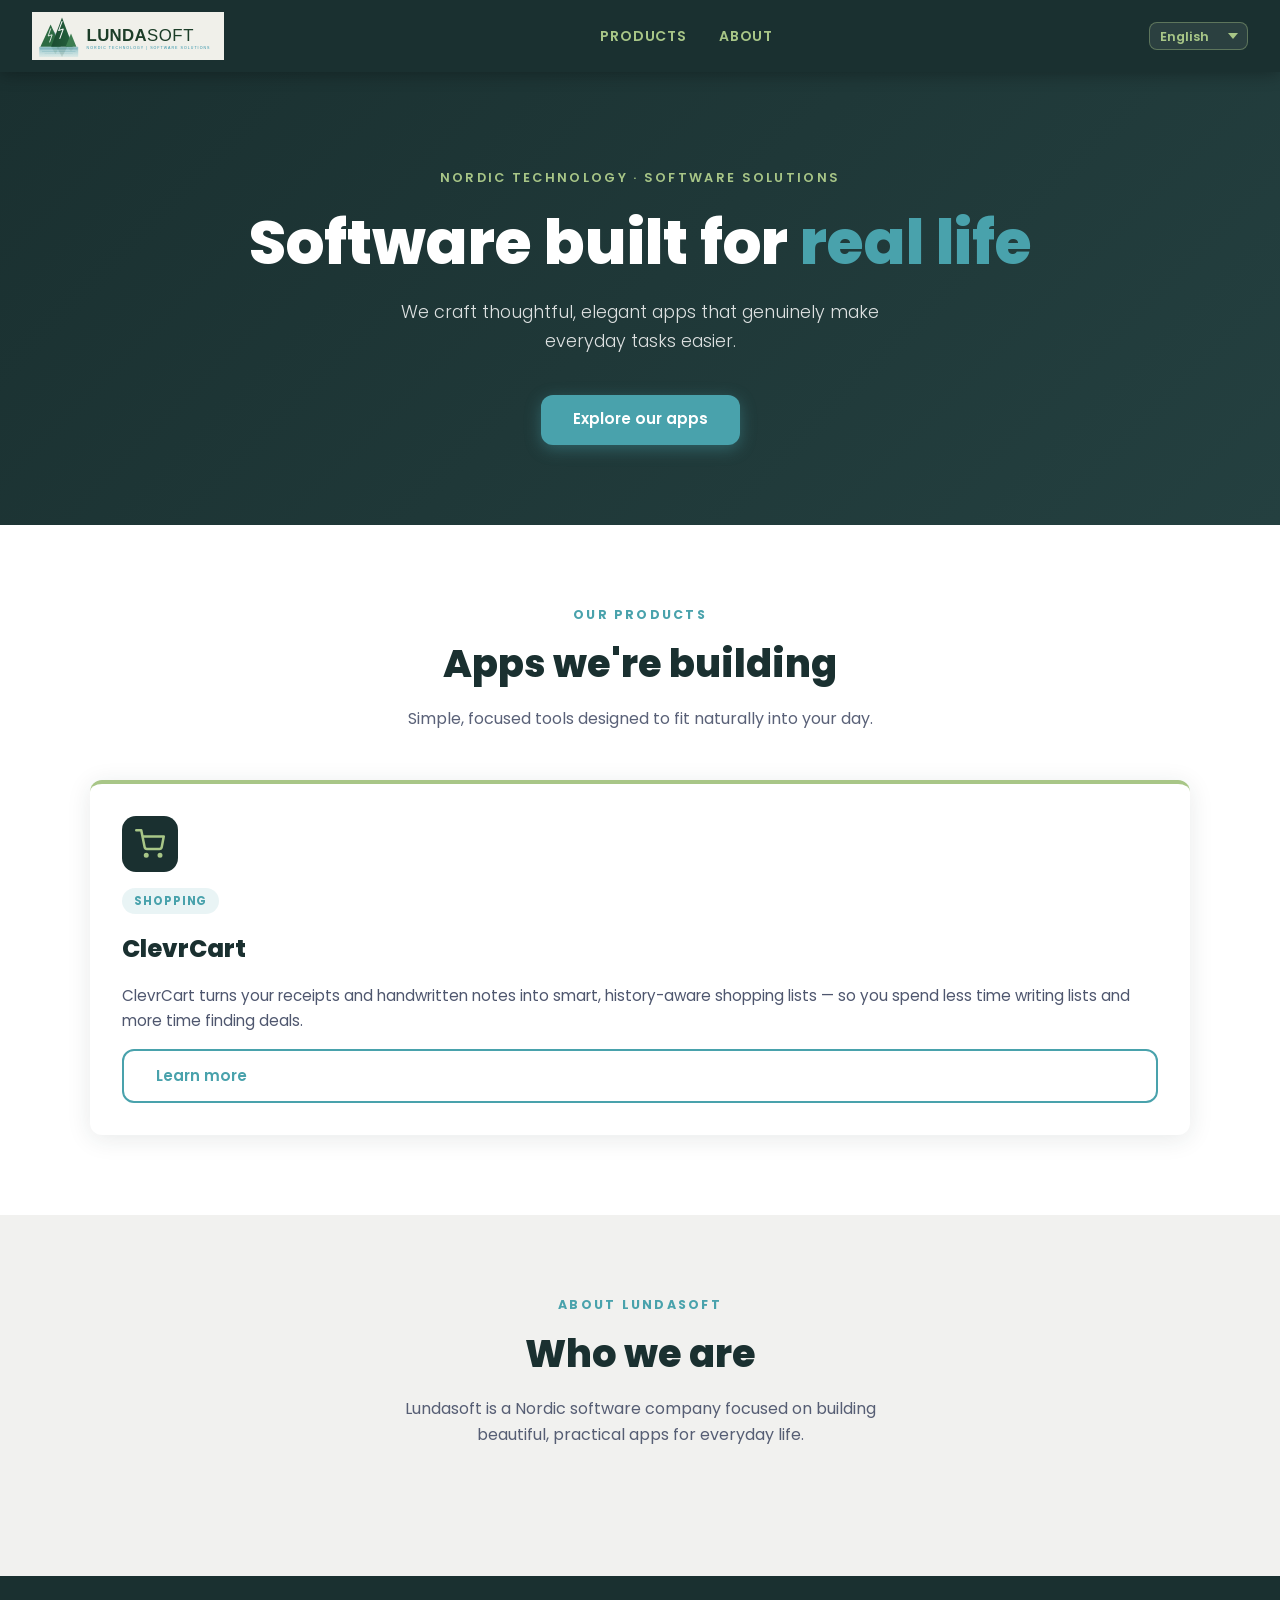
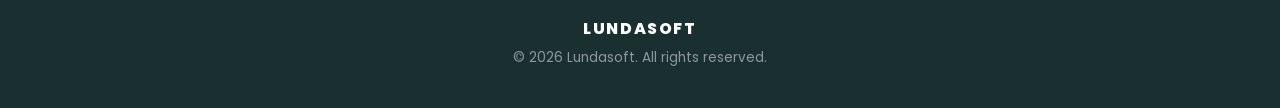
<file: index.html>
<!DOCTYPE html>
<html lang="en">
<head>
  <meta charset="UTF-8" />
  <meta name="viewport" content="width=device-width, initial-scale=1.0" />
  <meta name="description" content="Lundasoft – Nordic Technology. Software Solutions." />
  <title>Lundasoft</title>
  <link rel="stylesheet" href="css/style.css" />
</head>
<body>

  <!-- ── Navbar ──────────────────────────────────────────────── -->
  <header>
    <nav class="navbar">
      <a class="navbar__logo" href="/">
        <img src="assets/images/lundasoft_logo.svg" alt="Lundasoft" />
      </a>
      <ul class="navbar__links">
        <li><a href="#products" data-i18n="nav.products">Products</a></li>
        <li><a href="#about" data-i18n="nav.about">About</a></li>
      </ul>
      <div class="lang-switcher" aria-label="Language selector">
        <select class="lang-select" aria-label="Select language">
          <option value="en">English</option>
          <option value="fi">Suomi</option>
          <option value="sv">Svenska</option>
          <option value="da">Dansk</option>
          <option value="de">Deutsch</option>
          <option value="fr">Français</option>
        </select>
      </div>
    </nav>
  </header>

  <!-- ── Hero ────────────────────────────────────────────────── -->
  <section class="hero">
    <p class="hero__eyebrow" data-i18n="hero.eyebrow">Nordic Technology · Software Solutions</p>
    <h1 class="hero__title" data-i18n="hero.title">Software built for <span>real life</span></h1>
    <p class="hero__subtitle" data-i18n="hero.subtitle">We craft thoughtful, elegant apps that genuinely make everyday tasks easier.</p>
    <a href="#products" class="btn btn--primary" data-i18n="hero.cta">Explore our apps</a>
  </section>

  <!-- ── Products ────────────────────────────────────────────── -->
  <section class="section section--alt" id="products">
    <div class="section__header">
      <p class="section__eyebrow" data-i18n="products.eyebrow">Our Products</p>
      <h2 class="section__title" data-i18n="products.title">Apps we're building</h2>
      <p class="section__lead" data-i18n="products.lead">Simple, focused tools designed to fit naturally into your day.</p>
    </div>
    <div class="apps-grid">

      <!-- ClevrCart card -->
      <article class="app-card">
        <div class="app-card__icon" aria-hidden="true">
          <!-- Shopping cart icon (inline SVG – no external dependency) -->
          <svg viewBox="0 0 24 24" fill="none" stroke="#A8C687" stroke-width="2" stroke-linecap="round" stroke-linejoin="round">
            <circle cx="9" cy="21" r="1"/><circle cx="20" cy="21" r="1"/>
            <path d="M1 1h4l2.68 13.39a2 2 0 0 0 2 1.61h9.72a2 2 0 0 0 2-1.61L23 6H6"/>
          </svg>
        </div>
        <span class="app-card__tag" data-i18n="clevrcart.tag">Shopping</span>
        <h3 class="app-card__name">ClevrCart</h3>
        <p class="app-card__desc" data-i18n="clevrcart.desc">ClevrCart turns your receipts and handwritten notes into smart, history-aware shopping lists — so you spend less time writing lists and more time finding deals.</p>
        <a href="products/clevrcart/" class="btn btn--outline" data-i18n="clevrcart.cta">Learn more</a>
      </article>

      <!-- ── Add more product cards here ──
      <article class="app-card">
        <div class="app-card__icon" aria-hidden="true">
          <svg>…</svg>
        </div>
        <span class="app-card__tag">Category</span>
        <h3 class="app-card__name">App Name</h3>
        <p class="app-card__desc">Description…</p>
        <a href="products/appname/" class="btn btn--outline">Learn more</a>
      </article>
      ── -->

    </div>
  </section>

  <!-- ── About ────────────────────────────────────────────────── -->
  <section class="section" id="about">
    <div class="section__header">
      <p class="section__eyebrow" data-i18n="about.eyebrow">About Lundasoft</p>
      <h2 class="section__title" data-i18n="about.title">Who we are</h2>
      <p class="section__lead" data-i18n="about.lead">Lundasoft is a Nordic software company focused on building beautiful, practical apps for everyday life.</p>
    </div>
  </section>

  <!-- ── Footer ───────────────────────────────────────────────── -->
  <footer class="footer">
    <p class="footer__brand">LUNDASOFT</p>
    <p data-i18n="footer.copy">© 2026 Lundasoft. All rights reserved.</p>
  </footer>

  <script src="js/i18n.js"></script>
</body>
</html>
</file>
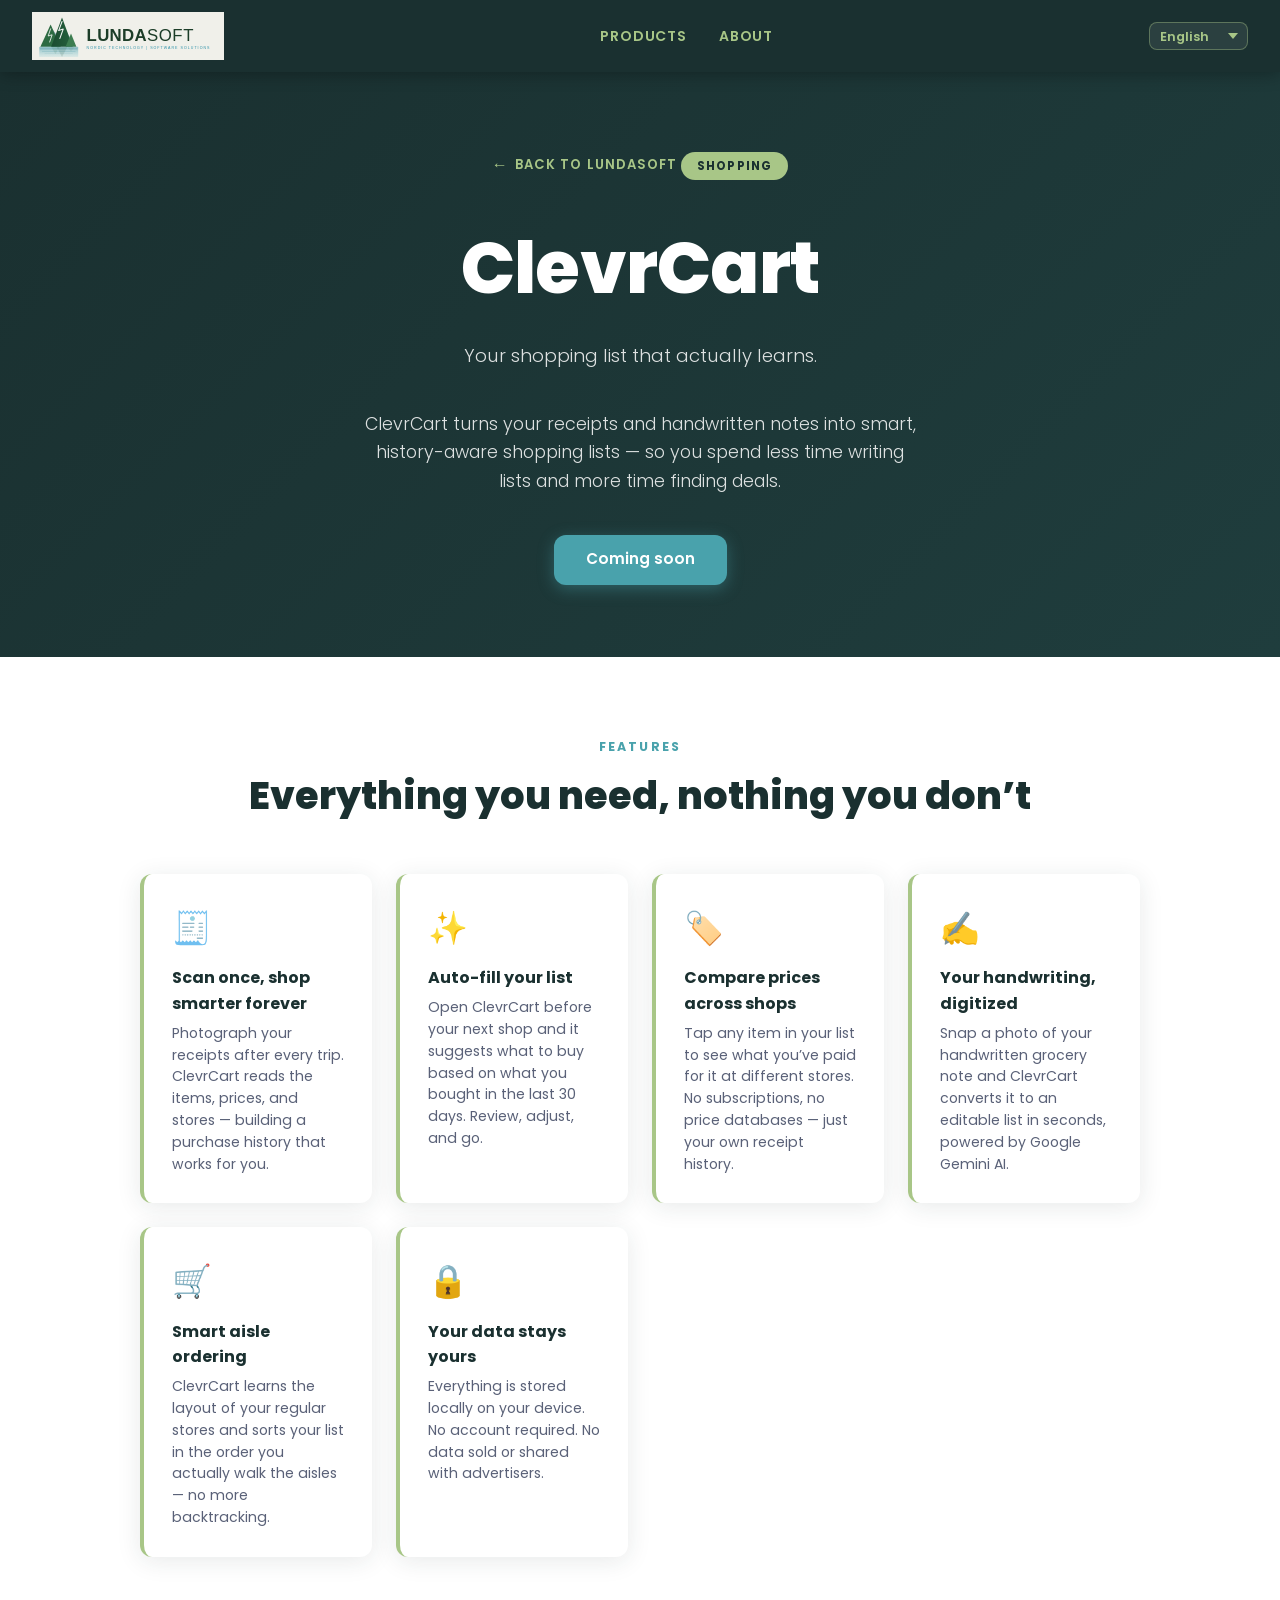
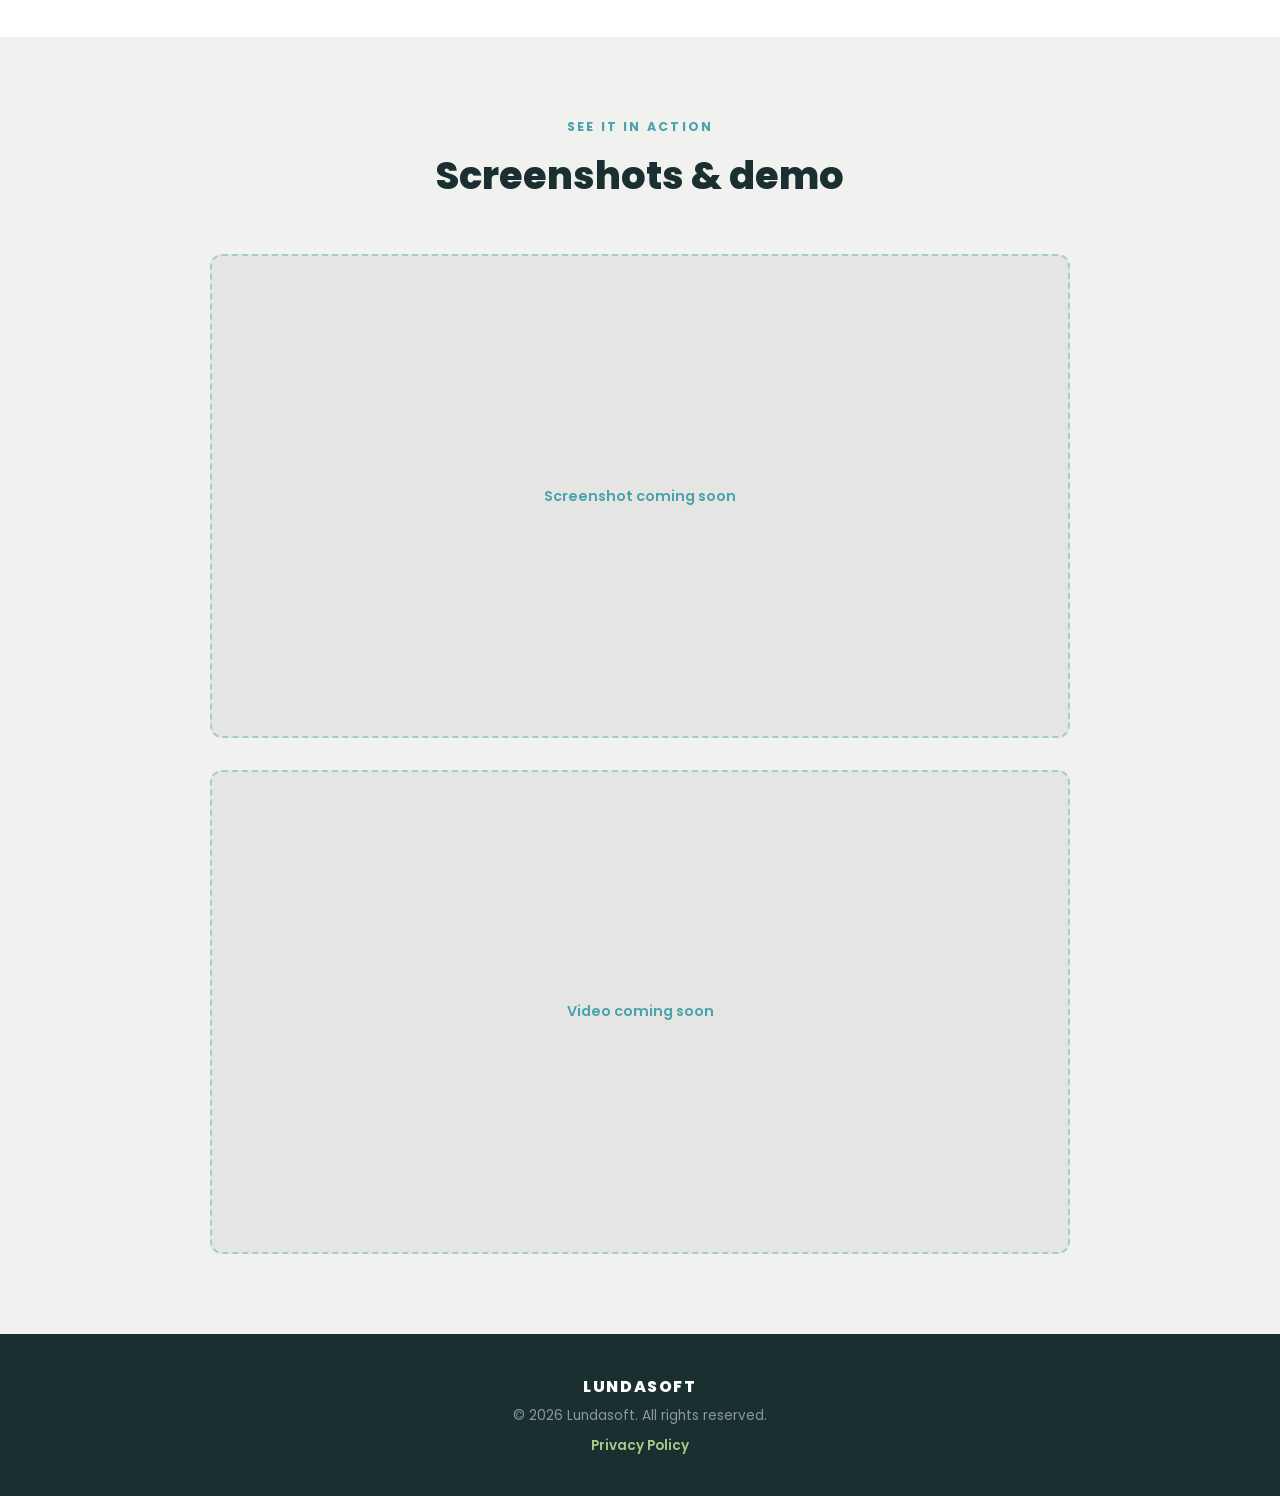
<file: products/clevrcart/index.html>
<!DOCTYPE html>
<html lang="en">
<head>
  <meta charset="UTF-8" />
  <meta name="viewport" content="width=device-width, initial-scale=1.0" />
  <meta name="description" content="ClevrCart – Your shopping list that actually learns. Scan receipts, auto-fill lists, compare prices. By Lundasoft." />
  <title>ClevrCart – Lundasoft</title>
  <link rel="stylesheet" href="../../css/style.css" />
</head>
<body>

  <!-- ── Navbar ──────────────────────────────────────────────── -->
  <header>
    <nav class="navbar">
      <a class="navbar__logo" href="../../">
        <img src="../../assets/images/lundasoft_logo.svg" alt="Lundasoft" />
      </a>
      <ul class="navbar__links">
        <li><a href="../../#products" data-i18n="nav.products">Products</a></li>
        <li><a href="../../#about" data-i18n="nav.about">About</a></li>
      </ul>
      <div class="lang-switcher" aria-label="Language selector">
        <select class="lang-select" aria-label="Select language">
          <option value="en">English</option>
          <option value="fi">Suomi</option>
          <option value="sv">Svenska</option>
          <option value="da">Dansk</option>
          <option value="de">Deutsch</option>
          <option value="fr">Français</option>
        </select>
      </div>
    </nav>
  </header>

  <!-- ── Product Hero ────────────────────────────────────────── -->
  <section class="product-hero">
    <a href="../../" class="product-hero__back" data-i18n="clevrcart_page.back">Back to Lundasoft</a>
    <div class="product-hero__badge" data-i18n="clevrcart.tag">Shopping</div>
    <h1 class="product-hero__title">ClevrCart</h1>
    <p class="product-hero__tagline" data-i18n="clevrcart_page.tagline">Your shopping list that actually learns.</p>
    <p class="hero__subtitle" data-i18n="clevrcart_page.subtitle">ClevrCart turns your receipts and handwritten notes into smart, history-aware shopping lists — so you spend less time writing lists and more time finding deals.</p>
    <a href="#" class="btn btn--primary" data-i18n="clevrcart_page.store_cta">Coming soon</a>
  </section>

  <!-- ── Features ────────────────────────────────────────────── -->
  <section class="section section--alt" id="features">
    <div class="section__header">
      <p class="section__eyebrow" data-i18n="clevrcart_page.features_eyebrow">Features</p>
      <h2 class="section__title" data-i18n="clevrcart_page.features_title">Everything you need, nothing you don't</h2>
    </div>
    <div class="features-grid">

      <div class="feature-card">
        <div class="feature-card__icon" aria-hidden="true">🧾</div>
        <h3 class="feature-card__title" data-i18n="clevrcart_page.feat1_title">Scan once, shop smarter forever</h3>
        <p class="feature-card__desc" data-i18n="clevrcart_page.feat1_desc">Photograph your receipts after every trip. ClevrCart reads the items, prices, and stores — building a purchase history that works for you.</p>
      </div>

      <div class="feature-card">
        <div class="feature-card__icon" aria-hidden="true">✨</div>
        <h3 class="feature-card__title" data-i18n="clevrcart_page.feat2_title">Auto-fill your list</h3>
        <p class="feature-card__desc" data-i18n="clevrcart_page.feat2_desc">Open ClevrCart before your next shop and it suggests what to buy based on what you bought in the last 30 days. Review, adjust, and go.</p>
      </div>

      <div class="feature-card">
        <div class="feature-card__icon" aria-hidden="true">🏷️</div>
        <h3 class="feature-card__title" data-i18n="clevrcart_page.feat3_title">Compare prices across shops</h3>
        <p class="feature-card__desc" data-i18n="clevrcart_page.feat3_desc">Tap any item in your list to see what you've paid for it at different stores. No subscriptions, no price databases — just your own receipt history.</p>
      </div>

      <div class="feature-card">
        <div class="feature-card__icon" aria-hidden="true">✍️</div>
        <h3 class="feature-card__title" data-i18n="clevrcart_page.feat4_title">Your handwriting, digitized</h3>
        <p class="feature-card__desc" data-i18n="clevrcart_page.feat4_desc">Snap a photo of your handwritten grocery note and ClevrCart converts it to an editable list in seconds, powered by Google Gemini AI.</p>
      </div>

      <div class="feature-card">
        <div class="feature-card__icon" aria-hidden="true">🛒</div>
        <h3 class="feature-card__title" data-i18n="clevrcart_page.feat5_title">Smart aisle ordering</h3>
        <p class="feature-card__desc" data-i18n="clevrcart_page.feat5_desc">ClevrCart learns the layout of your regular stores and sorts your list in the order you actually walk the aisles — no more backtracking.</p>
      </div>

      <div class="feature-card">
        <div class="feature-card__icon" aria-hidden="true">🔒</div>
        <h3 class="feature-card__title" data-i18n="clevrcart_page.feat6_title">Your data stays yours</h3>
        <p class="feature-card__desc" data-i18n="clevrcart_page.feat6_desc">Everything is stored locally on your device. No account required. No data sold or shared with advertisers.</p>
      </div>

    </div>
  </section>

  <!-- ── Screenshots / Video ─────────────────────────────────── -->
  <!-- Replace the placeholder divs below with real <img> or <video> tags when ready.
       Images  → drop in assets/images/clevrcart/
       Videos  → drop in assets/videos/clevrcart/

       Example image:
         <div class="app-image">
           <img src="../../assets/images/clevrcart/screenshot-home.png" alt="ClevrCart home screen" />
         </div>

       Example video:
         <div class="app-video">
           <video controls poster="../../assets/images/clevrcart/poster.jpg">
             <source src="../../assets/videos/clevrcart/demo.mp4" type="video/mp4" />
           </video>
         </div>
  -->
  <section class="section">
    <div class="section__header">
      <p class="section__eyebrow" data-i18n="clevrcart_page.media_eyebrow">See it in action</p>
      <h2 class="section__title" data-i18n="clevrcart_page.media_title">Screenshots &amp; demo</h2>
    </div>
    <div class="media-placeholder">
      <div class="app-image" data-i18n="clevrcart_page.img_placeholder">Screenshot coming soon</div>
      <div class="app-video" data-i18n="clevrcart_page.video_placeholder">Video coming soon</div>
    </div>
  </section>

  <!-- ── Footer ───────────────────────────────────────────────── -->
  <footer class="footer">
    <p class="footer__brand">LUNDASOFT</p>
    <p data-i18n="footer.copy">© 2026 Lundasoft. All rights reserved.</p>
    <p style="margin-top:0.5rem;"><a href="privacy.html">Privacy Policy</a></p>
  </footer>

  <script src="../../js/i18n.js"></script>
</body>
</html>
</file>
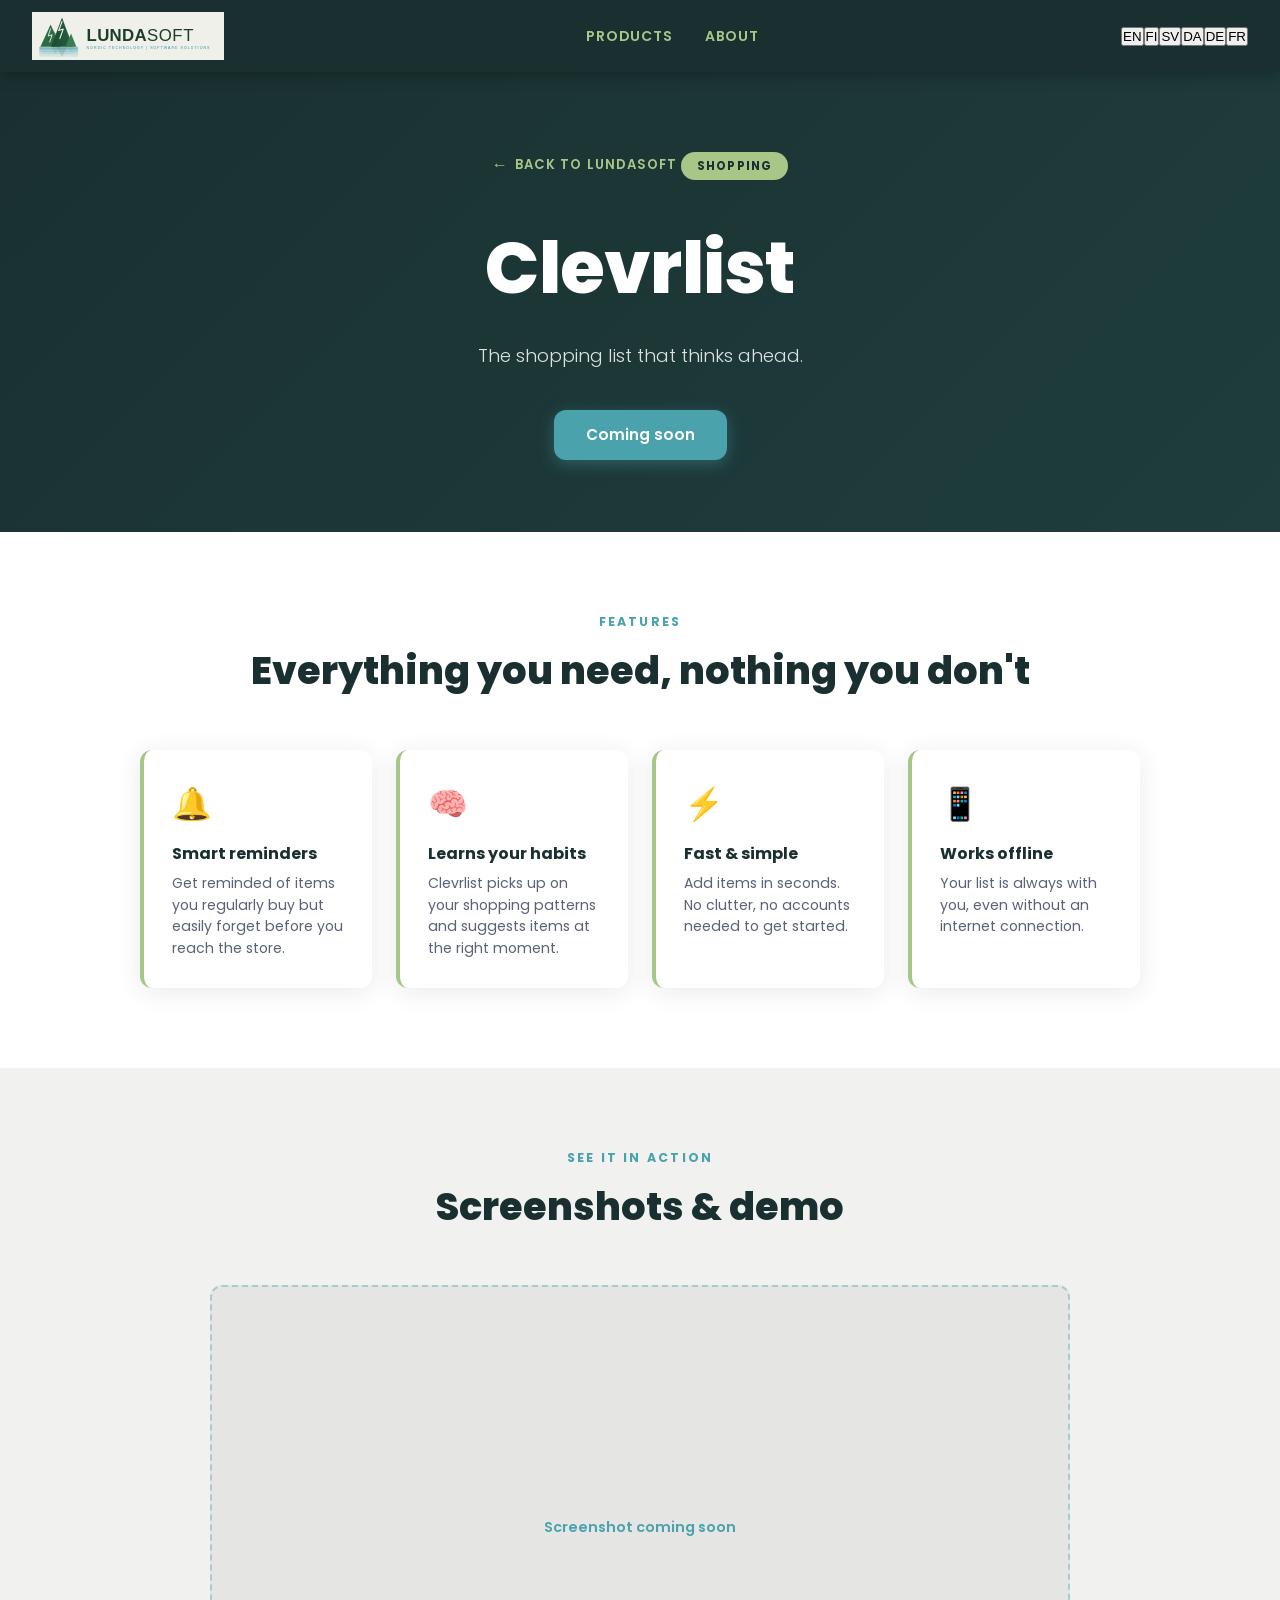
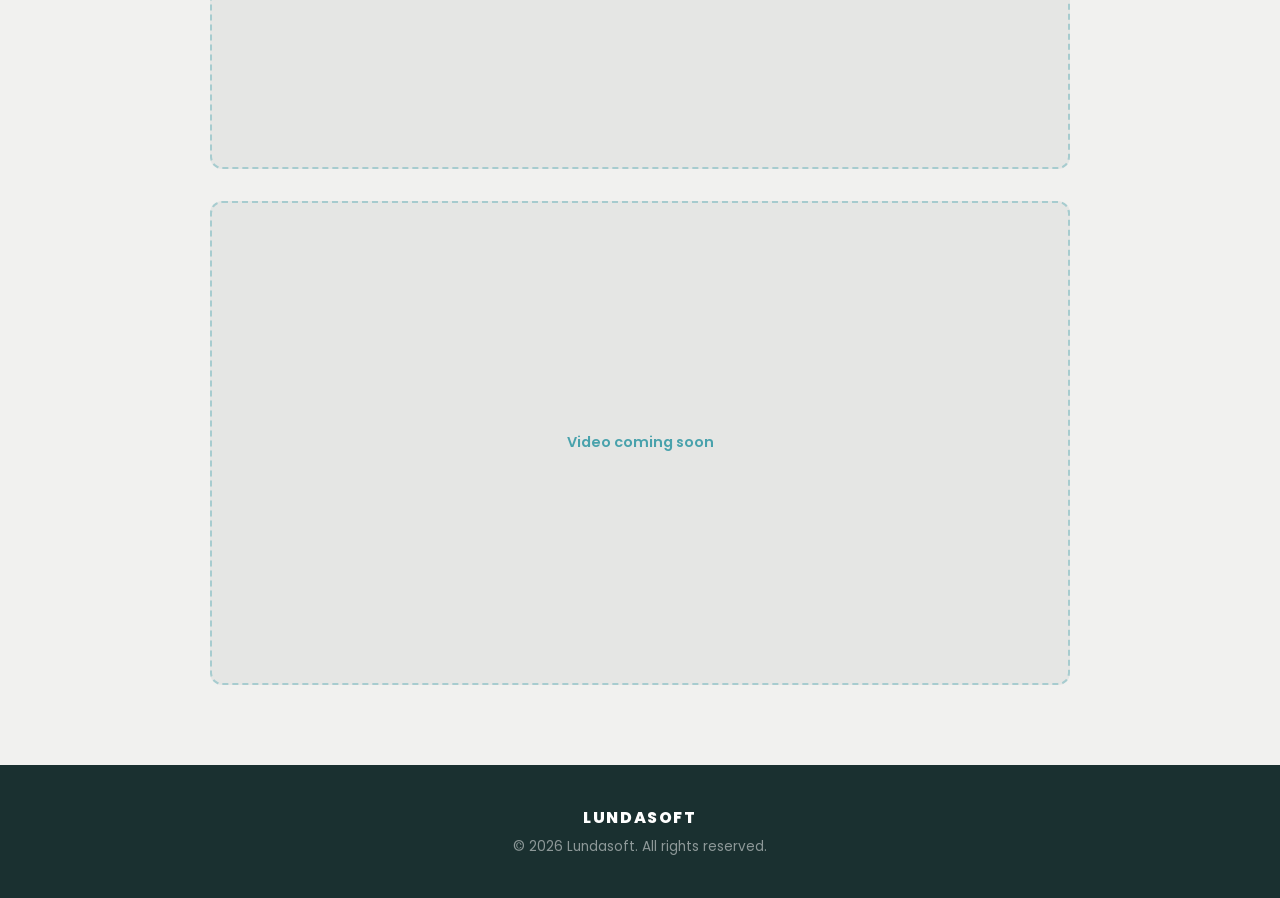
<file: products/clevrlist/index.html>
<!DOCTYPE html>
<html lang="en">
<head>
  <meta charset="UTF-8" />
  <meta name="viewport" content="width=device-width, initial-scale=1.0" />
  <meta name="description" content="Clevrlist – A clever shopping list app by Lundasoft." />
  <title>Clevrlist – Lundasoft</title>
  <link rel="stylesheet" href="../../css/style.css" />
</head>
<body>

  <!-- ── Navbar ──────────────────────────────────────────────── -->
  <header>
    <nav class="navbar">
      <a class="navbar__logo" href="../../">
        <img src="../../assets/images/lundasoft_logo.svg" alt="Lundasoft" />
      </a>
      <ul class="navbar__links">
        <li><a href="../../#products" data-i18n="nav.products">Products</a></li>
        <li><a href="../../#about" data-i18n="nav.about">About</a></li>
      </ul>
      <div class="lang-switcher" aria-label="Language selector">
        <button class="lang-btn" data-lang="en"  aria-label="English">EN</button>
        <button class="lang-btn" data-lang="fi"  aria-label="Finnish">FI</button>
        <button class="lang-btn" data-lang="sv"  aria-label="Swedish">SV</button>
        <button class="lang-btn" data-lang="da"  aria-label="Danish">DA</button>
        <button class="lang-btn" data-lang="de"  aria-label="German">DE</button>
        <button class="lang-btn" data-lang="fr"  aria-label="French">FR</button>
      </div>
    </nav>
  </header>

  <!-- ── Product Hero ────────────────────────────────────────── -->
  <section class="product-hero">
    <a href="../../" class="product-hero__back" data-i18n="clevrlist_page.back">Back to Lundasoft</a>
    <div class="product-hero__badge" data-i18n="clevrlist.tag">Shopping</div>
    <h1 class="product-hero__title">Clevrlist</h1>
    <p class="product-hero__tagline" data-i18n="clevrlist_page.tagline">The shopping list that thinks ahead.</p>
    <a href="#" class="btn btn--primary" data-i18n="clevrlist_page.store_cta">Coming soon</a>
  </section>

  <!-- ── Features ────────────────────────────────────────────── -->
  <section class="section section--alt" id="features">
    <div class="section__header">
      <p class="section__eyebrow" data-i18n="clevrlist_page.features_eyebrow">Features</p>
      <h2 class="section__title" data-i18n="clevrlist_page.features_title">Everything you need, nothing you don't</h2>
    </div>
    <div class="features-grid">

      <div class="feature-card">
        <div class="feature-card__icon" aria-hidden="true">🔔</div>
        <h3 class="feature-card__title" data-i18n="clevrlist_page.feat1_title">Smart reminders</h3>
        <p class="feature-card__desc" data-i18n="clevrlist_page.feat1_desc">Get reminded of items you regularly buy but easily forget before you reach the store.</p>
      </div>

      <div class="feature-card">
        <div class="feature-card__icon" aria-hidden="true">🧠</div>
        <h3 class="feature-card__title" data-i18n="clevrlist_page.feat2_title">Learns your habits</h3>
        <p class="feature-card__desc" data-i18n="clevrlist_page.feat2_desc">Clevrlist picks up on your shopping patterns and suggests items at the right moment.</p>
      </div>

      <div class="feature-card">
        <div class="feature-card__icon" aria-hidden="true">⚡</div>
        <h3 class="feature-card__title" data-i18n="clevrlist_page.feat3_title">Fast & simple</h3>
        <p class="feature-card__desc" data-i18n="clevrlist_page.feat3_desc">Add items in seconds. No clutter, no accounts needed to get started.</p>
      </div>

      <div class="feature-card">
        <div class="feature-card__icon" aria-hidden="true">📱</div>
        <h3 class="feature-card__title" data-i18n="clevrlist_page.feat4_title">Works offline</h3>
        <p class="feature-card__desc" data-i18n="clevrlist_page.feat4_desc">Your list is always with you, even without an internet connection.</p>
      </div>

    </div>
  </section>

  <!-- ── Screenshots / Video ─────────────────────────────────── -->
  <!-- Replace the placeholder divs below with real <img> or <video> tags when ready.
       Images  → drop in assets/images/clevrlist/
       Videos  → drop in assets/videos/clevrlist/

       Example image:
         <div class="app-image">
           <img src="../../assets/images/clevrlist/screenshot-home.png" alt="Clevrlist home screen" />
         </div>

       Example video:
         <div class="app-video">
           <video controls poster="../../assets/images/clevrlist/poster.jpg">
             <source src="../../assets/videos/clevrlist/demo.mp4" type="video/mp4" />
           </video>
         </div>
  -->
  <section class="section">
    <div class="section__header">
      <p class="section__eyebrow" data-i18n="clevrlist_page.media_eyebrow">See it in action</p>
      <h2 class="section__title" data-i18n="clevrlist_page.media_title">Screenshots &amp; demo</h2>
    </div>
    <div class="media-placeholder">
      <div class="app-image" data-i18n="clevrlist_page.img_placeholder">Screenshot coming soon</div>
      <div class="app-video" data-i18n="clevrlist_page.video_placeholder">Video coming soon</div>
    </div>
  </section>

  <!-- ── Footer ───────────────────────────────────────────────── -->
  <footer class="footer">
    <p class="footer__brand">LUNDASOFT</p>
    <p data-i18n="footer.copy">© 2026 Lundasoft. All rights reserved.</p>
  </footer>

  <script src="../../js/i18n.js"></script>
</body>
</html>
</file>
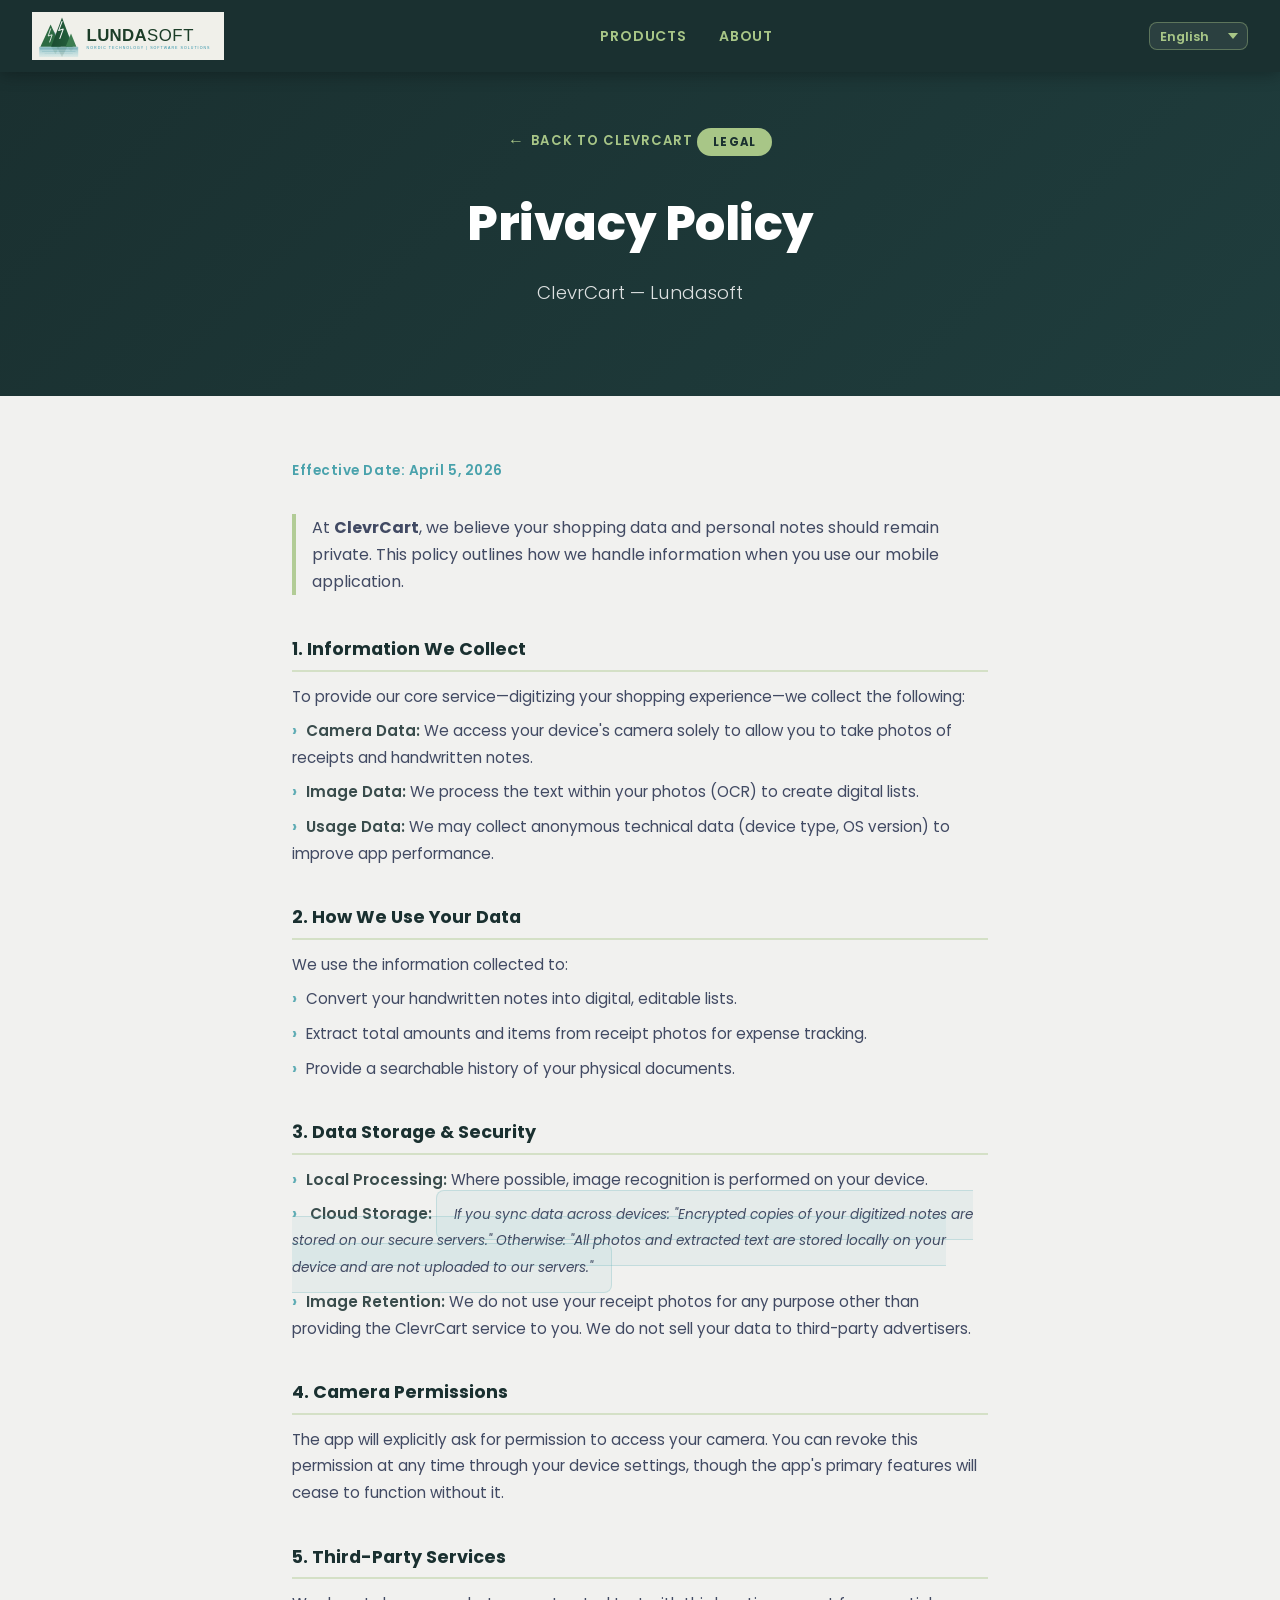
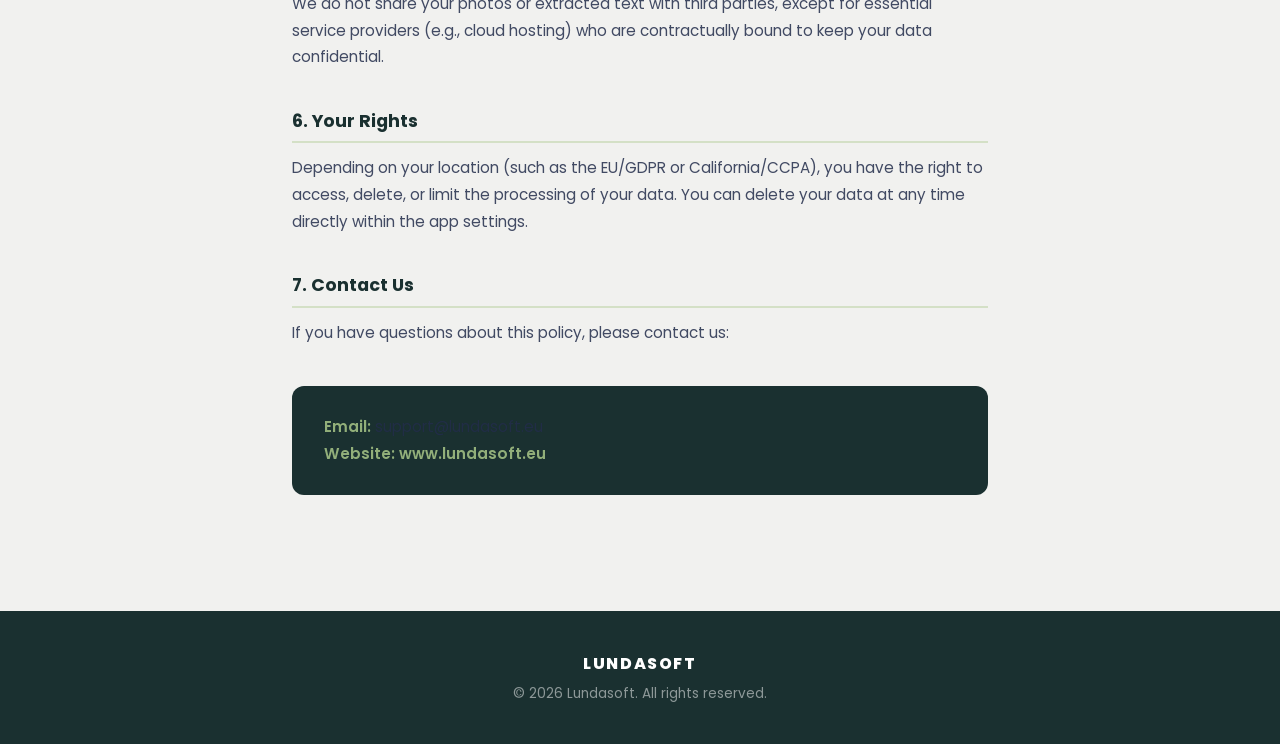
<file: products/clevrcart/privacy.html>
<!DOCTYPE html>
<html lang="en">
<head>
  <meta charset="UTF-8" />
  <meta name="viewport" content="width=device-width, initial-scale=1.0" />
  <meta name="description" content="ClevrCart Privacy Policy – How Lundasoft handles your data." />
  <title>Privacy Policy – ClevrCart</title>
  <link rel="stylesheet" href="../../css/style.css" />
  <style>
    /* ── Privacy page specific styles ─────────────────────── */
    .policy-wrap {
      max-width: 760px;
      margin: 0 auto;
      padding: 4rem 2rem 5rem;
    }

    .policy-wrap h1 {
      font-size: clamp(1.8rem, 4vw, 2.6rem);
      font-weight: 800;
      color: var(--color-primary);
      margin-bottom: 0.4rem;
    }

    .policy-wrap .effective-date {
      font-size: 0.85rem;
      color: var(--color-secondary);
      font-weight: 600;
      margin-bottom: 2rem;
      letter-spacing: 0.04em;
    }

    .policy-wrap .intro {
      font-size: 1rem;
      color: var(--color-text);
      opacity: 0.85;
      margin-bottom: 2.5rem;
      line-height: 1.7;
      border-left: 4px solid var(--color-accent);
      padding-left: 1rem;
    }

    .policy-section {
      margin-bottom: 2.25rem;
    }

    .policy-section h2 {
      font-size: 1.1rem;
      font-weight: 700;
      color: var(--color-primary);
      margin-bottom: 0.75rem;
      padding-bottom: 0.4rem;
      border-bottom: 2px solid rgba(168, 198, 135, 0.4);
    }

    .policy-section p,
    .policy-section li {
      font-size: 0.95rem;
      color: var(--color-text);
      line-height: 1.75;
      opacity: 0.85;
    }

    .policy-section ul {
      list-style: none;
      padding: 0;
      margin: 0.5rem 0 0;
      display: flex;
      flex-direction: column;
      gap: 0.5rem;
    }

    .policy-section li::before {
      content: "›";
      color: var(--color-secondary);
      font-weight: 700;
      margin-right: 0.55rem;
    }

    .policy-section strong {
      color: var(--color-primary);
      font-weight: 600;
      opacity: 1;
    }

    .policy-section .note {
      font-size: 0.85rem;
      background-color: rgba(73, 162, 172, 0.08);
      border: 1px solid rgba(73, 162, 172, 0.25);
      border-radius: 8px;
      padding: 0.9rem 1.1rem;
      margin-top: 0.6rem;
      color: var(--color-text);
      line-height: 1.6;
    }

    /* ── Contact block ─────────────────────────────────────── */
    .contact-block {
      margin-top: 2.5rem;
      background-color: var(--color-primary);
      color: rgba(255,255,255,0.85);
      border-radius: 12px;
      padding: 1.75rem 2rem;
      line-height: 1.8;
    }

    .contact-block strong {
      color: var(--color-accent);
    }

    .contact-block a {
      color: var(--color-accent);
      font-weight: 600;
    }

    .contact-block a:hover {
      color: #fff;
    }

    /* ── Email obfuscation (CSS reversal trick) ────────────────
       The raw HTML contains the email written backwards.
       CSS flips it so humans read it correctly.
       Bots reading raw HTML see "ue.tfosadnul@troppus".
    ─────────────────────────────────────────────────────────── */
    .obf-email {
      display: inline-block;
      direction: rtl;
      unicode-bidi: bidi-override;
    }

    @media (max-width: 640px) {
      .policy-wrap {
        padding: 2.5rem 1.25rem 4rem;
      }
    }
  </style>
</head>
<body>

  <!-- ── Navbar ──────────────────────────────────────────────── -->
  <header>
    <nav class="navbar">
      <a class="navbar__logo" href="../../">
        <img src="../../assets/images/lundasoft_logo.svg" alt="Lundasoft" />
      </a>
      <ul class="navbar__links">
        <li><a href="../../#products" data-i18n="nav.products">Products</a></li>
        <li><a href="../../#about" data-i18n="nav.about">About</a></li>
      </ul>
      <div class="lang-switcher" aria-label="Language selector">
        <select class="lang-select" aria-label="Select language">
          <option value="en">English</option>
          <option value="fi">Suomi</option>
          <option value="sv">Svenska</option>
          <option value="da">Dansk</option>
          <option value="de">Deutsch</option>
          <option value="fr">Français</option>
        </select>
      </div>
    </nav>
  </header>

  <!-- ── Slim hero ────────────────────────────────────────────── -->
  <section class="product-hero" style="padding: 3.5rem 2rem 3rem;">
    <a href="../clevrcart/" class="product-hero__back">Back to ClevrCart</a>
    <div class="product-hero__badge">Legal</div>
    <h1 class="product-hero__title" style="font-size: clamp(2rem, 4vw, 3rem);">Privacy Policy</h1>
    <p class="product-hero__tagline">ClevrCart &mdash; Lundasoft</p>
  </section>

  <!-- ── Policy content ───────────────────────────────────────── -->
  <main>
    <div class="policy-wrap">

      <p class="effective-date">Effective Date: April 5, 2026</p>

      <p class="intro">
        At <strong>ClevrCart</strong>, we believe your shopping data and personal notes should remain
        private. This policy outlines how we handle information when you use our mobile application.
      </p>

      <!-- 1 -->
      <div class="policy-section">
        <h2>1. Information We Collect</h2>
        <p>To provide our core service—digitizing your shopping experience—we collect the following:</p>
        <ul>
          <li><strong>Camera Data:</strong> We access your device's camera solely to allow you to take photos of receipts and handwritten notes.</li>
          <li><strong>Image Data:</strong> We process the text within your photos (OCR) to create digital lists.</li>
          <li><strong>Usage Data:</strong> We may collect anonymous technical data (device type, OS version) to improve app performance.</li>
        </ul>
      </div>

      <!-- 2 -->
      <div class="policy-section">
        <h2>2. How We Use Your Data</h2>
        <p>We use the information collected to:</p>
        <ul>
          <li>Convert your handwritten notes into digital, editable lists.</li>
          <li>Extract total amounts and items from receipt photos for expense tracking.</li>
          <li>Provide a searchable history of your physical documents.</li>
        </ul>
      </div>

      <!-- 3 -->
      <div class="policy-section">
        <h2>3. Data Storage &amp; Security</h2>
        <ul>
          <li><strong>Local Processing:</strong> Where possible, image recognition is performed on your device.</li>
          <li>
            <strong>Cloud Storage:</strong>
            <span class="note">
              <em>If you sync data across devices: "Encrypted copies of your digitized notes are stored on our secure servers."
              Otherwise: "All photos and extracted text are stored locally on your device and are not uploaded to our servers."</em>
            </span>
          </li>
          <li><strong>Image Retention:</strong> We do not use your receipt photos for any purpose other than providing the ClevrCart service to you. We do not sell your data to third-party advertisers.</li>
        </ul>
      </div>

      <!-- 4 -->
      <div class="policy-section">
        <h2>4. Camera Permissions</h2>
        <p>
          The app will explicitly ask for permission to access your camera. You can revoke this
          permission at any time through your device settings, though the app's primary features
          will cease to function without it.
        </p>
      </div>

      <!-- 5 -->
      <div class="policy-section">
        <h2>5. Third-Party Services</h2>
        <p>
          We do not share your photos or extracted text with third parties, except for essential
          service providers (e.g., cloud hosting) who are contractually bound to keep your data
          confidential.
        </p>
      </div>

      <!-- 6 -->
      <div class="policy-section">
        <h2>6. Your Rights</h2>
        <p>
          Depending on your location (such as the EU/GDPR or California/CCPA), you have the right
          to access, delete, or limit the processing of your data. You can delete your data at any
          time directly within the app settings.
        </p>
      </div>

      <!-- 7 -->
      <div class="policy-section">
        <h2>7. Contact Us</h2>
        <p>If you have questions about this policy, please contact us:</p>
        <!-- Contact block with obfuscated email -->
        <div class="contact-block">
          <p>
            <strong>Email:</strong>
            <!--
              Email obfuscation: the text below is "support@lundasoft.eu" written backwards.
              CSS direction:rtl + unicode-bidi:bidi-override flips it visually for humans.
              Bots reading raw HTML see: ue.tfosadnul@troppus
            -->
            <span class="obf-email" aria-label="support at lundasoft dot eu">ue.tfosadnul@troppus</span>
          </p>
          <p>
            <strong>Website:</strong>
            <a href="https://www.lundasoft.eu" rel="noopener noreferrer">www.lundasoft.eu</a>
          </p>
        </div>
      </div>

    </div>
  </main>

  <!-- ── Footer ───────────────────────────────────────────────── -->
  <footer class="footer">
    <p class="footer__brand">LUNDASOFT</p>
    <p data-i18n="footer.copy">© 2026 Lundasoft. All rights reserved.</p>
  </footer>

  <script src="../../js/i18n.js"></script>
</body>
</html>
</file>
<file: css/style.css>
@import url('https://fonts.googleapis.com/css2?family=Poppins:wght@300;400;600;700;800&display=swap');

/* ─── Variables ─────────────────────────────────────────────── */
:root {
  --color-primary:   #1A3030;
  --color-secondary: #49A2AC;
  --color-accent:    #A8C687;
  --color-bg:        #F1F1EF;
  --color-text:      #232D4B;
  --color-white:     #FFFFFF;
  --radius:          12px;
  --shadow:          0 4px 24px rgba(26, 48, 48, 0.10);
  --transition:      0.25s ease;
}

/* ─── Reset ─────────────────────────────────────────────────── */
*, *::before, *::after {
  box-sizing: border-box;
  margin: 0;
  padding: 0;
}

body {
  font-family: 'Poppins', sans-serif;
  background-color: var(--color-bg);
  color: var(--color-text);
  line-height: 1.6;
}

img { max-width: 100%; display: block; }
a   { color: var(--color-secondary); text-decoration: none; }

/* ─── Navbar ─────────────────────────────────────────────────── */
.navbar {
  background-color: var(--color-primary);
  padding: 0 2rem;
  display: flex;
  align-items: center;
  justify-content: space-between;
  height: 72px;
  position: sticky;
  top: 0;
  z-index: 100;
  box-shadow: 0 2px 16px rgba(0, 0, 0, 0.3);
}

.navbar__logo img {
  height: 48px;
  width: auto;
}

.navbar__links {
  list-style: none;
  display: flex;
  gap: 2rem;
}

.navbar__links a {
  color: var(--color-accent);
  font-weight: 600;
  font-size: 0.875rem;
  letter-spacing: 0.06em;
  text-transform: uppercase;
  transition: color var(--transition);
}

.navbar__links a:hover {
  color: var(--color-white);
}

/* ─── Hero ───────────────────────────────────────────────────── */
.hero {
  background: linear-gradient(135deg, var(--color-primary) 0%, #244040 100%);
  color: var(--color-white);
  padding: 6rem 2rem 5rem;
  text-align: center;
}

.hero__eyebrow {
  font-size: 0.8rem;
  font-weight: 600;
  letter-spacing: 0.18em;
  text-transform: uppercase;
  color: var(--color-accent);
  margin-bottom: 1.25rem;
}

.hero__title {
  font-size: clamp(2.2rem, 5vw, 3.8rem);
  font-weight: 800;
  line-height: 1.15;
  margin-bottom: 1.25rem;
}

.hero__title span {
  color: var(--color-secondary);
}

.hero__subtitle {
  font-size: 1.1rem;
  font-weight: 300;
  max-width: 560px;
  margin: 0 auto 2.5rem;
  opacity: 0.85;
}

/* ─── Buttons ────────────────────────────────────────────────── */
.btn {
  display: inline-block;
  padding: 0.8rem 2rem;
  border-radius: var(--radius);
  font-family: 'Poppins', sans-serif;
  font-weight: 600;
  font-size: 0.95rem;
  transition: transform var(--transition), box-shadow var(--transition), background-color var(--transition);
  cursor: pointer;
  border: none;
}

.btn--primary {
  background-color: var(--color-secondary);
  color: var(--color-white);
  box-shadow: 0 4px 16px rgba(73, 162, 172, 0.4);
}

.btn--primary:hover {
  background-color: #3d8f99;
  transform: translateY(-2px);
  box-shadow: 0 8px 24px rgba(73, 162, 172, 0.55);
  color: var(--color-white);
}

.btn--outline {
  background-color: transparent;
  color: var(--color-secondary);
  border: 2px solid var(--color-secondary);
}

.btn--outline:hover {
  background-color: var(--color-secondary);
  color: var(--color-white);
  transform: translateY(-2px);
}

/* ─── Sections ───────────────────────────────────────────────── */
.section {
  padding: 5rem 2rem;
}

.section--alt {
  background-color: var(--color-white);
}

.section__header {
  text-align: center;
  margin-bottom: 3rem;
}

.section__eyebrow {
  font-size: 0.78rem;
  font-weight: 700;
  letter-spacing: 0.18em;
  text-transform: uppercase;
  color: var(--color-secondary);
  margin-bottom: 0.5rem;
}

.section__title {
  font-size: clamp(1.6rem, 3vw, 2.4rem);
  font-weight: 800;
  color: var(--color-primary);
}

.section__lead {
  font-size: 1rem;
  color: var(--color-text);
  max-width: 540px;
  margin: 0.75rem auto 0;
  opacity: 0.75;
}

/* ─── App Cards (main page products grid) ────────────────────── */
.apps-grid {
  display: grid;
  grid-template-columns: repeat(auto-fit, minmax(280px, 1fr));
  gap: 2rem;
  max-width: 1100px;
  margin: 0 auto;
}

.app-card {
  background: var(--color-white);
  border-radius: var(--radius);
  box-shadow: var(--shadow);
  padding: 2rem;
  display: flex;
  flex-direction: column;
  gap: 1rem;
  transition: transform var(--transition), box-shadow var(--transition);
  border-top: 4px solid var(--color-accent);
}

.app-card:hover {
  transform: translateY(-6px);
  box-shadow: 0 16px 48px rgba(26, 48, 48, 0.16);
}

.app-card__icon {
  width: 56px;
  height: 56px;
  background-color: var(--color-primary);
  border-radius: 14px;
  display: flex;
  align-items: center;
  justify-content: center;
}

.app-card__icon svg {
  width: 30px;
  height: 30px;
}

.app-card__tag {
  display: inline-block;
  background-color: rgba(73, 162, 172, 0.12);
  color: var(--color-secondary);
  font-size: 0.72rem;
  font-weight: 700;
  padding: 0.25rem 0.75rem;
  border-radius: 999px;
  text-transform: uppercase;
  letter-spacing: 0.08em;
  width: fit-content;
}

.app-card__name {
  font-size: 1.5rem;
  font-weight: 800;
  color: var(--color-primary);
}

.app-card__desc {
  font-size: 0.95rem;
  color: var(--color-text);
  opacity: 0.8;
  flex: 1;
}

/* ─── Product Page: Hero ─────────────────────────────────────── */
.product-hero {
  background: linear-gradient(135deg, var(--color-primary) 0%, #1f3d3d 100%);
  color: var(--color-white);
  padding: 5rem 2rem 4.5rem;
  text-align: center;
}

.product-hero__back {
  display: inline-flex;
  align-items: center;
  gap: 0.4rem;
  color: var(--color-accent);
  font-size: 0.82rem;
  font-weight: 600;
  letter-spacing: 0.08em;
  text-transform: uppercase;
  margin-bottom: 2rem;
  transition: color var(--transition);
}

.product-hero__back::before {
  content: "←";
  font-size: 1rem;
}

.product-hero__back:hover {
  color: var(--color-white);
}

.product-hero__badge {
  display: inline-block;
  background-color: var(--color-accent);
  color: var(--color-primary);
  font-size: 0.72rem;
  font-weight: 700;
  padding: 0.3rem 1rem;
  border-radius: 999px;
  text-transform: uppercase;
  letter-spacing: 0.1em;
  margin-bottom: 1.25rem;
}

.product-hero__title {
  font-size: clamp(2.8rem, 6vw, 4.5rem);
  font-weight: 800;
  margin-bottom: 1rem;
  letter-spacing: -0.01em;
}

.product-hero__tagline {
  font-size: 1.15rem;
  font-weight: 300;
  opacity: 0.85;
  max-width: 520px;
  margin: 0 auto 2.5rem;
}

/* ─── Features Grid ──────────────────────────────────────────── */
.features-grid {
  display: grid;
  grid-template-columns: repeat(auto-fit, minmax(230px, 1fr));
  gap: 1.5rem;
  max-width: 1000px;
  margin: 0 auto;
}

.feature-card {
  background: var(--color-white);
  border-radius: var(--radius);
  padding: 1.75rem;
  border-left: 4px solid var(--color-accent);
  box-shadow: var(--shadow);
  transition: transform var(--transition);
}

.feature-card:hover {
  transform: translateY(-4px);
}

.feature-card__icon {
  font-size: 2rem;
  margin-bottom: 0.75rem;
}

.feature-card__title {
  font-size: 1rem;
  font-weight: 700;
  color: var(--color-primary);
  margin-bottom: 0.4rem;
}

.feature-card__desc {
  font-size: 0.88rem;
  color: var(--color-text);
  opacity: 0.75;
  line-height: 1.55;
}

/* ─── Media Placeholders ─────────────────────────────────────── */
/* Drop in <img> or <video> inside these containers when ready  */
.media-placeholder {
  max-width: 860px;
  margin: 0 auto;
  display: grid;
  gap: 2rem;
}

.app-image {
  width: 100%;
  border-radius: var(--radius);
  overflow: hidden;
  background-color: rgba(26, 48, 48, 0.05);
  aspect-ratio: 16 / 9;
  display: flex;
  align-items: center;
  justify-content: center;
  color: var(--color-secondary);
  font-weight: 600;
  font-size: 0.9rem;
  border: 2px dashed rgba(73, 162, 172, 0.4);
}

.app-image img {
  width: 100%;
  height: 100%;
  object-fit: cover;
}

.app-video {
  width: 100%;
  border-radius: var(--radius);
  overflow: hidden;
  aspect-ratio: 16 / 9;
  background-color: rgba(26, 48, 48, 0.05);
  display: flex;
  align-items: center;
  justify-content: center;
  color: var(--color-secondary);
  font-weight: 600;
  font-size: 0.9rem;
  border: 2px dashed rgba(73, 162, 172, 0.4);
}

.app-video video {
  width: 100%;
  height: 100%;
  object-fit: cover;
}

/* ─── Footer ─────────────────────────────────────────────────── */
.footer {
  background-color: var(--color-primary);
  color: rgba(255, 255, 255, 0.5);
  text-align: center;
  padding: 2.5rem 2rem;
  font-size: 0.85rem;
}

.footer a {
  color: var(--color-accent);
  font-weight: 600;
}

.footer a:hover {
  color: var(--color-white);
}

.footer__brand {
  font-size: 1rem;
  font-weight: 800;
  color: var(--color-white);
  letter-spacing: 0.1em;
  margin-bottom: 0.35rem;
}

/* ─── Language Switcher ──────────────────────────────────────── */
.lang-switcher {
  display: flex;
  align-items: center;
}

.lang-select {
  background-color: rgba(255, 255, 255, 0.08);
  border: 1px solid rgba(168, 198, 135, 0.4);
  color: var(--color-accent);
  font-family: 'Poppins', sans-serif;
  font-size: 0.8rem;
  font-weight: 600;
  padding: 0.3rem 0.6rem;
  border-radius: 8px;
  cursor: pointer;
  outline: none;
  transition: background-color var(--transition), border-color var(--transition);
  appearance: none;
  -webkit-appearance: none;
  background-image: url("data:image/svg+xml,%3Csvg xmlns='http://www.w3.org/2000/svg' width='10' height='6'%3E%3Cpath d='M0 0l5 6 5-6z' fill='%23A8C687'/%3E%3C/svg%3E");
  background-repeat: no-repeat;
  background-position: right 0.55rem center;
  padding-right: 1.75rem;
}

.lang-select:hover,
.lang-select:focus {
  background-color: rgba(168, 198, 135, 0.15);
  border-color: var(--color-accent);
}

.lang-select option {
  background-color: var(--color-primary);
  color: var(--color-white);
  font-weight: 500;
}

/* ─── Responsive ─────────────────────────────────────────────── */
@media (max-width: 640px) {
  .navbar {
    padding: 0 1.25rem;
  }

  .navbar__links {
    display: none;
  }

  .hero,
  .product-hero {
    padding: 4rem 1.25rem 3.5rem;
  }

  .section {
    padding: 3.5rem 1.25rem;
  }
}
</file>
